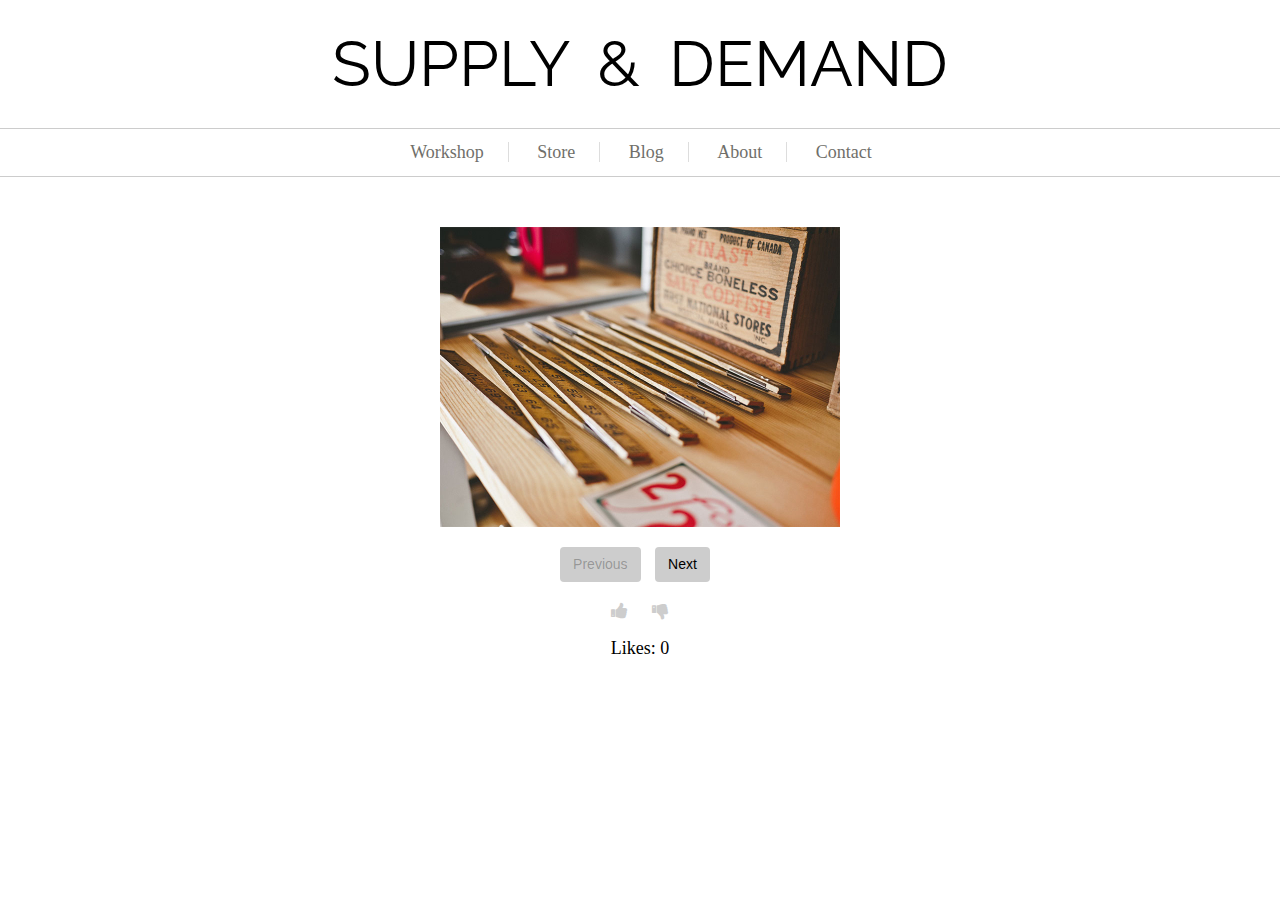
<file: carousel/index.html>
<!DOCTYPE html>
<html lang="en">
	<head>
    	<meta charset="utf-8">
    	<meta name="description" content="Your description goes here">
    	<meta name="keywords" content="one, two, three">
	
		<title>Supply &amp; Demand</title>
		
		<link href='http://fonts.googleapis.com/css?family=Raleway:400,500,700' rel='stylesheet' type='text/css'>
		<link rel="stylesheet" href="http://maxcdn.bootstrapcdn.com/font-awesome/4.3.0/css/font-awesome.min.css">

		<!-- external CSS link -->
		<link rel="stylesheet" href="css/reset.css">
		<link rel="stylesheet" href="css/style.css">
	</head>
	<body>
		
		<header>
			<h1><a href="index.html">Supply &amp; Demand</a></h1>
			<nav>
				<ul>
					<li>
						<a href="#"><span>Workshop</span></a>
					</li>
					<li>
						<a href="#"><span>Store</span></a>
					</li>
					<li>
						<a href="#"><span>Blog</span></a>
					</li>
					<li>
						<a href="#"><span>About</span></a>
					</li>
					<li>
						<a href="#"><span>Contact</span></a>
					</li>
				</ul>
			</nav>
		</header>	
			<div id="container">
				<img id="image-to-vote-on" src="images/image_1.jpg">
				<div id="score"></div>
				<div id="buttons-wrapper">
					<form>
						<button type="button" id="prev" class="btn" disabled="true">Previous</button>
						<button type="button" id="next" class="btn">Next</button>
						<br>
						<i id="upvote" class="fa fa-thumbs-up"></i>
						<i id="downvote" class="fa fa-thumbs-down"></i>
						<p id="votes">Likes: 0</p>
					</form>
				</div>
			</div>
			<footer>
				
			</footer>
		<!-- #container --> 
		<script src="js/jquery-1.11.2.min.js"></script>
		<script src="js/main.js"></script>
	</body>
</html>
</file>
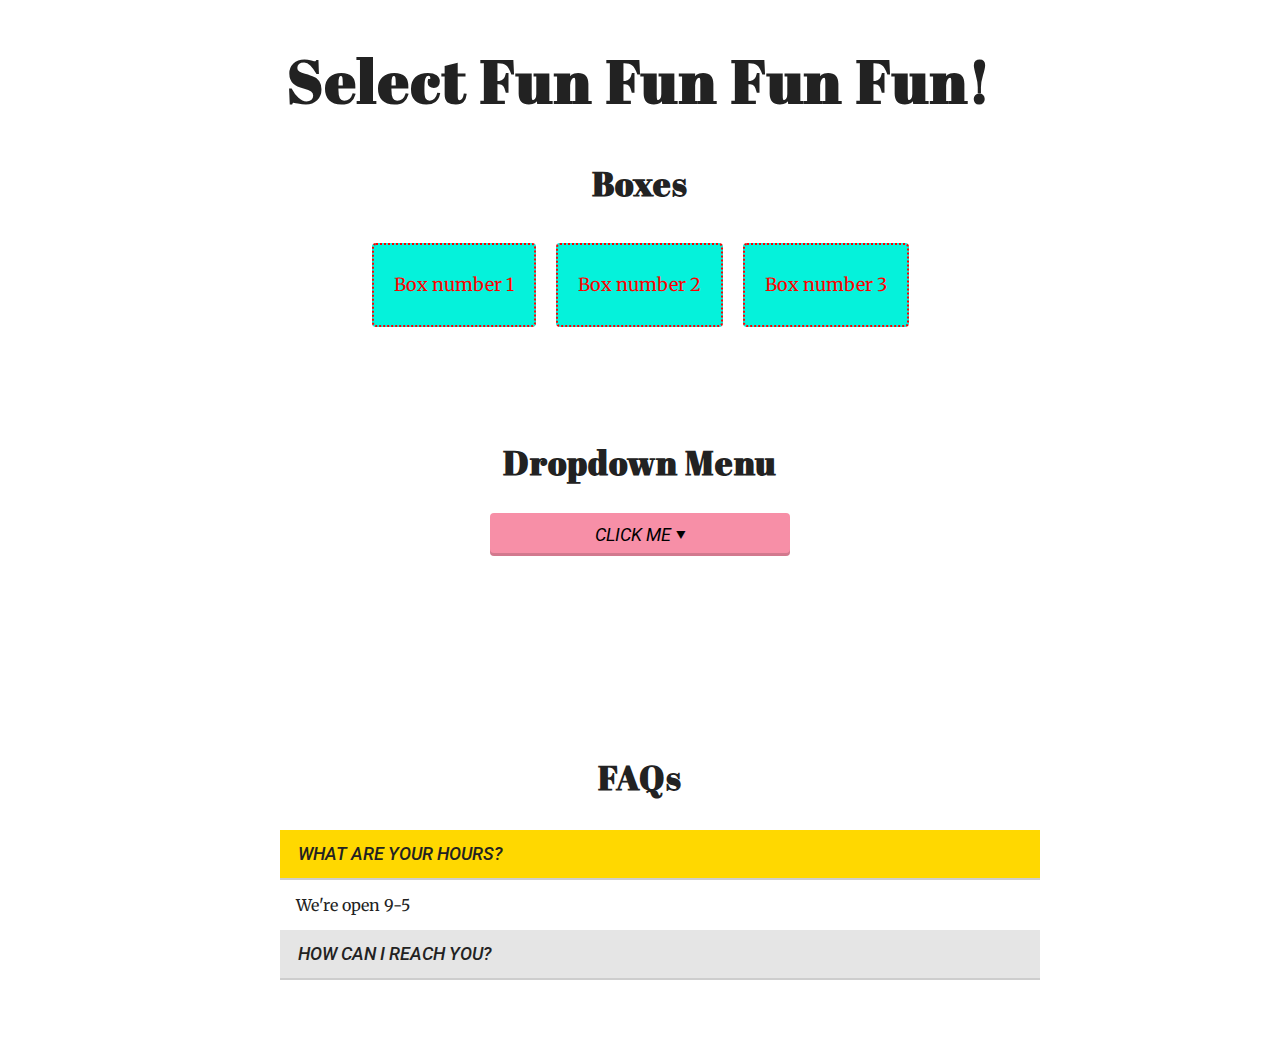
<file: select_fun/index.html>
<!doctype html>
<html>
<head>
	<meta charset=utf-8>
	<title>jQuery Events 201</title>
	<link href='http://fonts.googleapis.com/css?family=Abril+Fatface|Merriweather|Roboto:400,400italic,500,500italic' rel='stylesheet' type='text/css'>
	<link rel="stylesheet" href="css/style.css">
</head>
<body>

	<header>
		<h1>Select Fun <span>Fun Fun Fun</span>!</h1>
	</header>

	<!-- Part 1 - Can't get enough BOXES! -->
	<section class="boxes clearfix">
		<h2>Boxes</h2>
		<div id="box1" class="box crazy">
			<p>Box number 1</p>
		</div>
		<div id="box2" class="box crazy">
			<p>Box number 2</p>
		</div>
		<div id="box3" class="box crazy">
			<p>Box number 3</p>
		</div>

		<img class="moto">
	</section>

	<!-- Part 2 - Dropdowns -->
	<section class="dropdowns">
		<h2>Dropdown Menu</h2>

		<button id="dropdownButton" type="button">Click Me &blacktriangledown;</button>
		<ul id="dropdownMenu">
			<li>Home</li>
			<li>About</li>
			<li>Contact</li>
			<li>Blog</li>
		</ul>
	</section>

	<!-- Part 3 - FAQS -->
	<section class="faqs">
		<h2>FAQs</h2>

		<ul>
			<li id="question1" class="active">What are your hours?</li>
			<li id="answer1">We're open 9-5</li>
			<li id="question2">How can I reach you?</li>
			<li id="answer2">Our phone number is blah blah blah</li>
		</ul>

	</section>



	<!-- SCRIPTS -->
	<script src="js/jquery-1.7.1.js"></script> <!-- jQuery -->
	<script src="js/main.js"></script> <!-- main.js -->
	<!-- END SCRIPTS -->

</body>
</html>
</file>
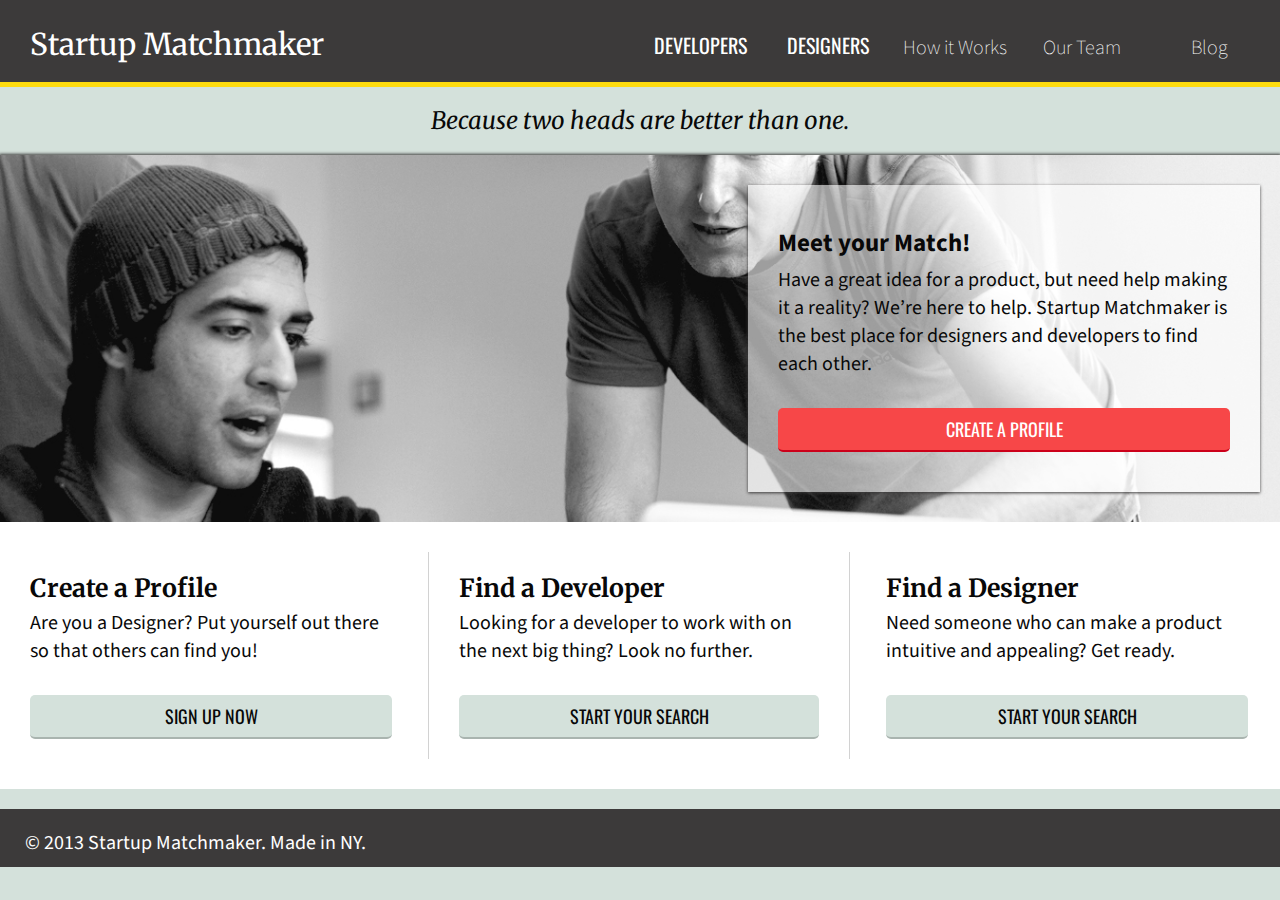
<file: startup_matchmaker/index.html>
<!DOCTYPE html>
<html lang="en">
<head>
  <meta charset="utf-8">
  <meta http-equiv="X-UA-Compatible" content="IE=edge">
  <title></title> 
  <meta name="description" content="">
  <meta name="viewport" content="width=device-width, initial-scale=1">
  <link rel="shortcut icon" type="image/ico" href="images/favicon.ico" />


  <link rel="stylesheet" href="css/normalize.css">
  <link rel="stylesheet" href="css/main.css">
  <link href='https://fonts.googleapis.com/css?family=Source+Sans+Pro:400,700|Merriweather:700,700italic|Oswald:700' rel='stylesheet' type='text/css'>
</head>
<body>
  <header class="clearfix">
    <h1><a href="#">Startup Matchmaker</a></h1>
    <nav>
      <ul>
        <li><strong><a href="developers.html">Developers</a></strong></li>
        <li><strong><a href="designers.html">Designers</a></strong></li>
        <li><a href="how.html">How it Works</a></li>
        <li><a href="team.html">Our Team</a></li>
        <li><a href="blog.html">Blog</a></li>
      </ul>
    </nav>
  </header>

  <p class="tagline">Because two heads are better than one.</p>
  <section class="banner clearfix">
    <div class="blurb">
      <h2>Meet your Match!</h2>
      <p>Have a great idea for a product, but need help making it a reality? We’re here to help. Startup Matchmaker is the best place for designers and developers to find each other.</p>
      <a class="button" href="#">Create a Profile</a>
    </div>
  </section>
  <div class="infoboxes">
    <section class="info">
      <h3>Create a Profile</h3>
      <p>Are you a Designer? Put yourself out there so that others can find you!</p>
      <a class="button" href="">Sign up Now</a>
    </section>
    <section class="info" id="bordered">
      <h3>Find a Developer</h3>
      <p>Looking for a developer to work with on the next big thing? Look no further.</p>
      <a class="button" href="developers.html">Start Your Search</a>
    </section>
    <section class="info">
      <h3>Find a Designer</h3>
      <p>Need someone who can make a product intuitive and appealing? Get ready.</p>
      <a class="button" href="designers.html">Start Your Search</a>
    </section>
  </div>
  <footer>
    <p>&copy; 2013 Startup Matchmaker. Made in NY.</p>
  </footer>



</body>
</html>
</file>
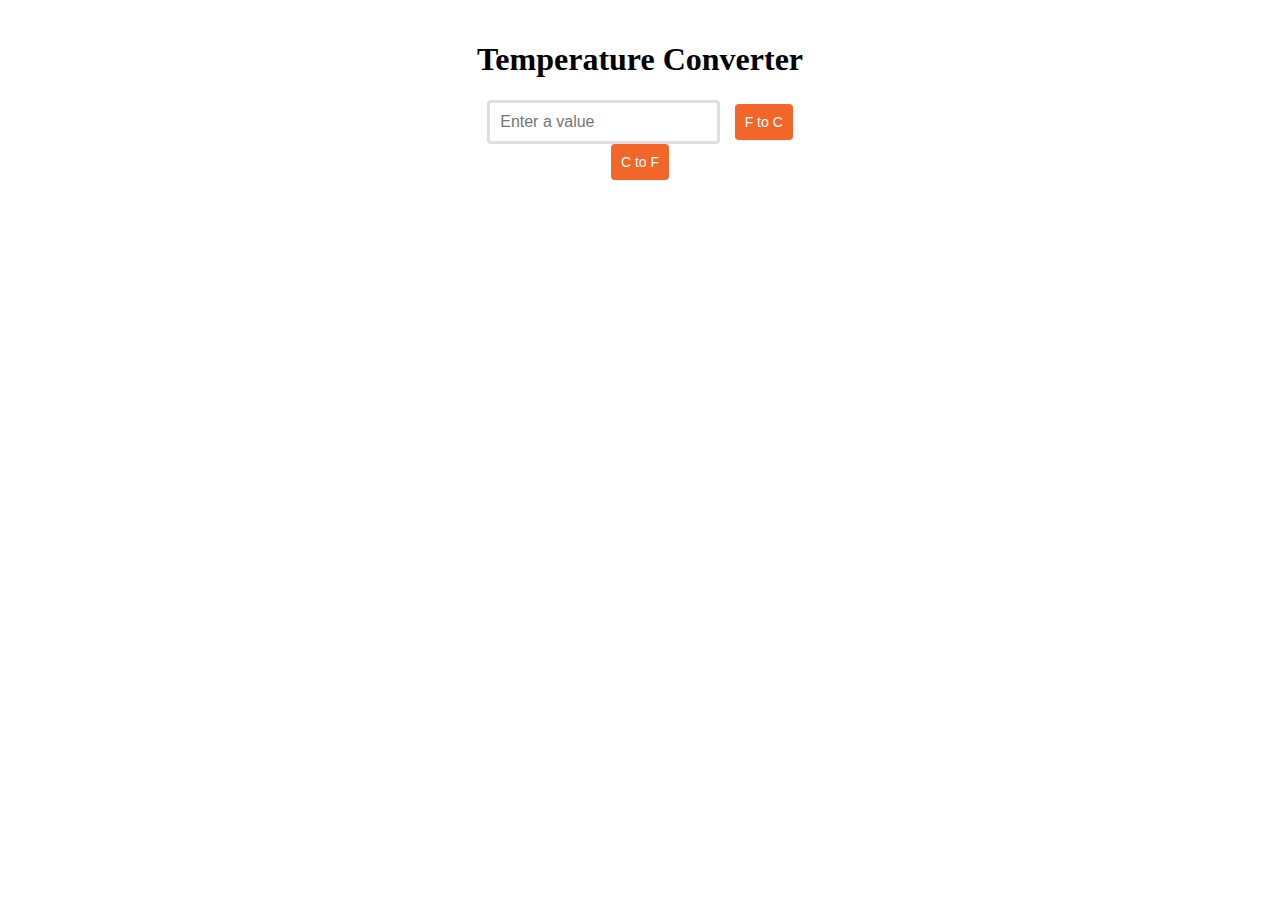
<file: temp_converter/index.html>
<!doctype html>
<html lang="en-us">
	<head>
		<meta charset="utf-8">
		<title>Temperature Converter</title>
		<link rel="stylesheet" href="css/normalize.css"
		>
		<link rel="stylesheet" href="css/main.css">
	</head>
	<body>

		<section class="converter-container">
		  <h1>Temperature Converter</h1>
		  
	    <input type="text" id="temperature" placeholder="Enter a value"/>
	    <button id="fahrenheit_to_celsius" type="button">F to C</button>
	    <button id="celsius_to_fahrenheit" type="button">C to F</button>
		  
		  <p id="result"></p>
		  <p class="error-message">Please enter a number.</p>
		</section>
		
		<script src="js/jquery-2.1.3.js"></script>
		<script src="js/main.js"></script>

	</body>
</html>
</file>
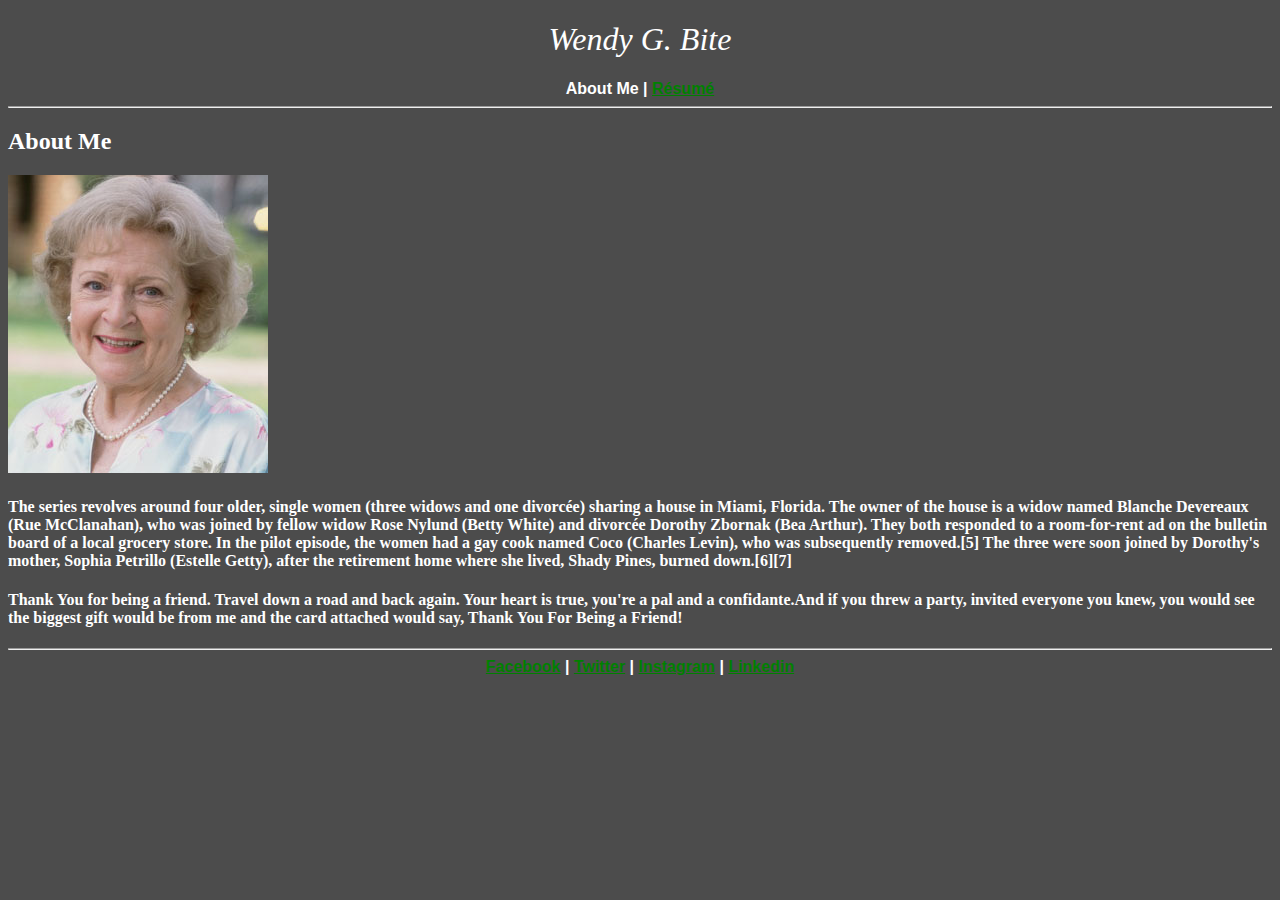
<file: wendy_bite/index.html>
<!DOCTYPE html>
<html lang="en">
<head>
	<meta charset="UTF-8">
	<title>Wendy G. Bite Resume</title>
	<link rel="stylesheet" href="css/style.css">
</head>
<body>

<!-- Page content goes here -->

	<h1>Wendy G. Bite</h1>

	<nav>About Me | <a href="resume.html">R&eacute;sum&eacute;</a></nav>

	<hr>

		<h2>About Me</h2>

		

		<img src = "Betty-White.jpg" alt="Betty White Photograph">

		<h4>The series revolves around four older, single women (three widows and one divorcée) sharing a house in Miami, Florida. The owner of the house is a widow named Blanche Devereaux (Rue McClanahan), who was joined by fellow widow Rose Nylund (Betty White) and divorc&eacute;e Dorothy Zbornak (Bea Arthur). They both responded to a room-for-rent ad on the bulletin board of a local grocery store. In the pilot episode, the women had a gay cook named Coco (Charles Levin), who was subsequently removed.[5] The three were soon joined by Dorothy's mother, Sophia Petrillo (Estelle Getty), after the retirement home where she lived, Shady Pines, burned down.[6][7]</h4>

		<h4>Thank You for being a friend. Travel down a road and back again. Your heart is true, you're a pal and a confidante.And if you threw a party, invited everyone you knew, you would see the biggest gift would be from me and the card attached would say, Thank You For Being a Friend!</h4>

		<hr>
		<nav>
			<a href="#">Facebook</a> 
			| 
			<a href="#">Twitter</a> 
			| 
			<a href="#">Instagram</a> 
			| 
			<a href="#">Linkedin</a></nav>
		</body>
		</html>
</file>
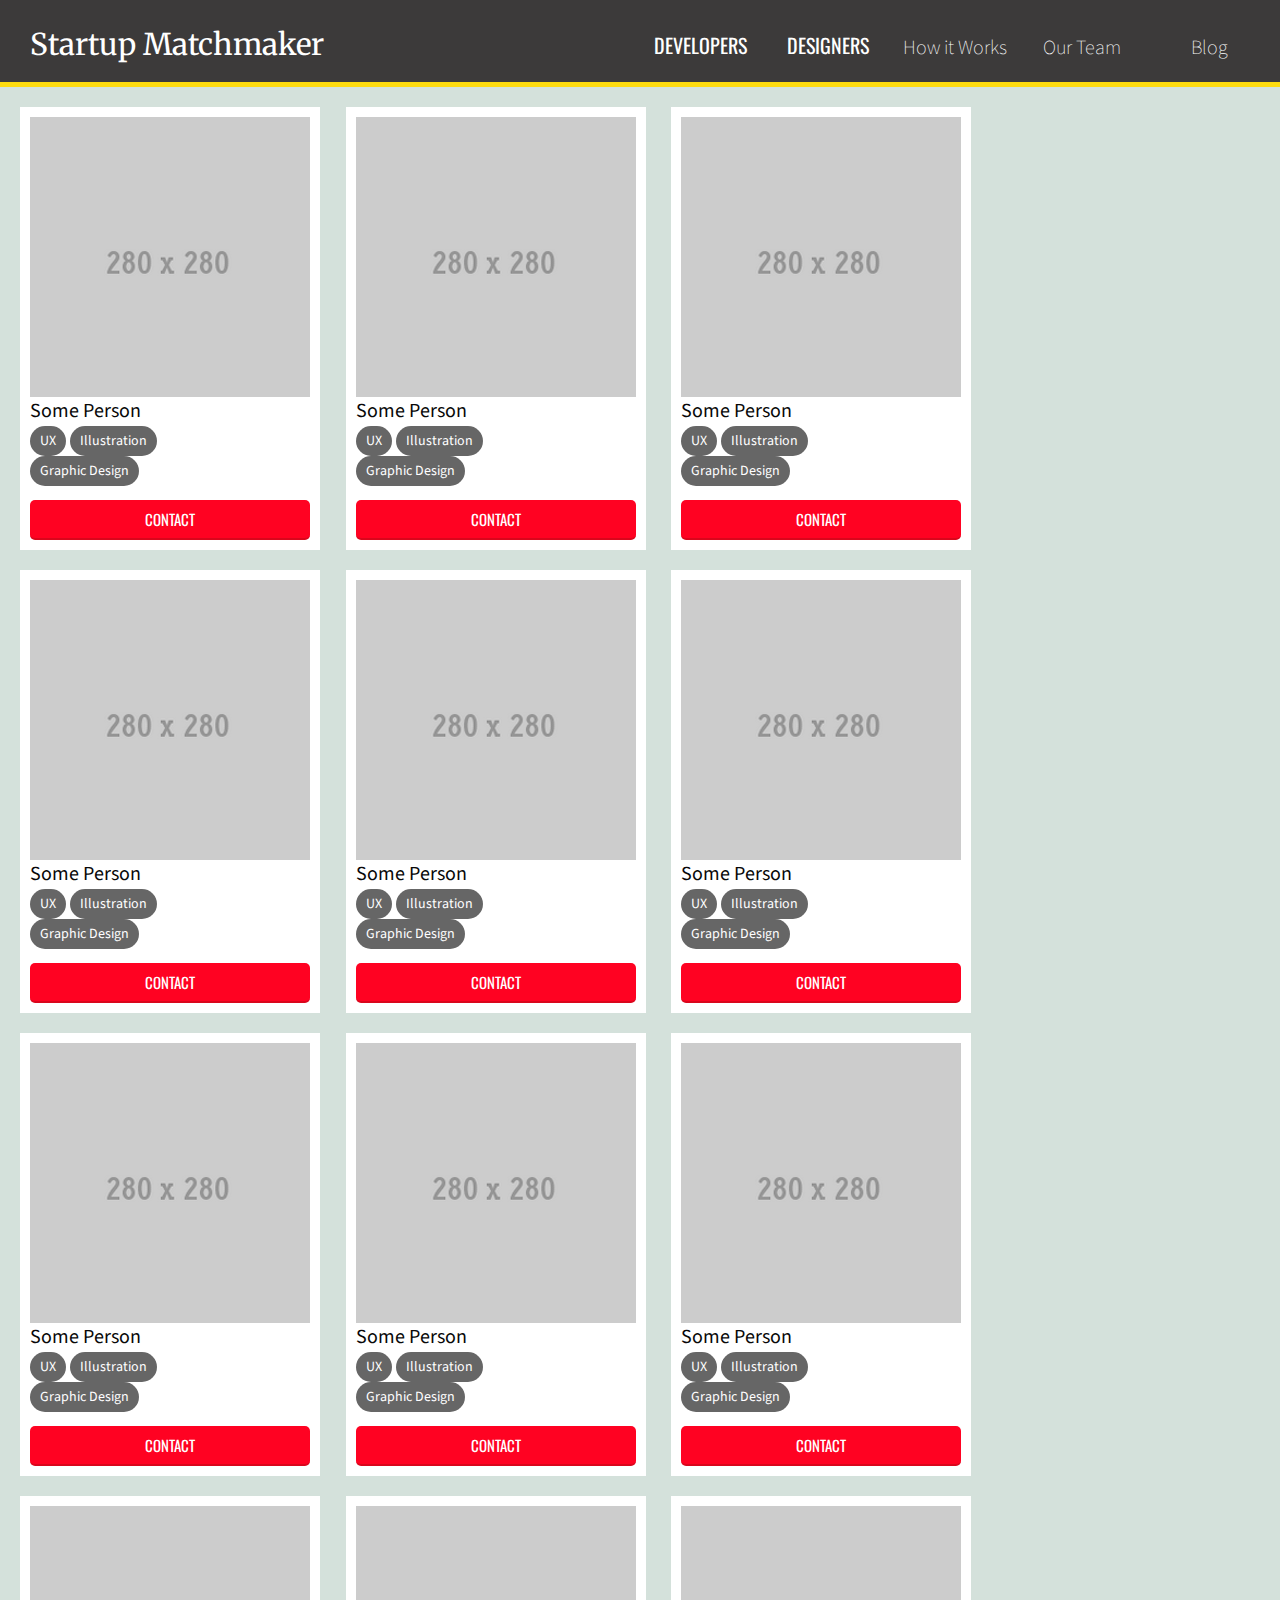
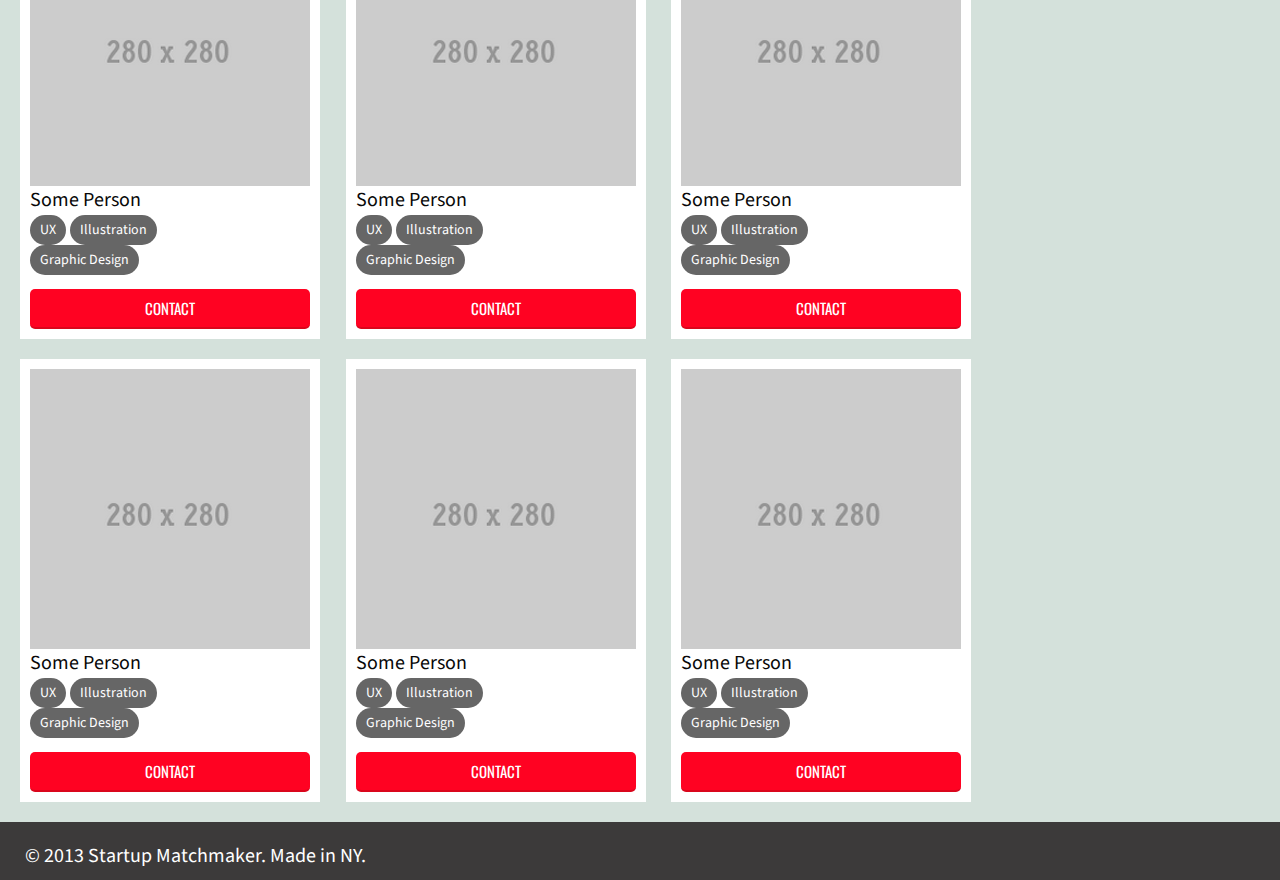
<file: startup_matchmaker/designers.html>
<!DOCTYPE html>
<html lang="en">
<head>
  <meta charset="utf-8">
  <meta http-equiv="X-UA-Compatible" content="IE=edge">
  <title></title> 
  <meta name="description" content="">
  <meta name="viewport" content="width=device-width, initial-scale=1">
  <link rel="shortcut icon" type="image/ico" href="images/favicon.ico" />


  <link rel="stylesheet" href="css/normalize.css">
  <link rel="stylesheet" href="css/main.css">
  <link href='https://fonts.googleapis.com/css?family=Source+Sans+Pro:400,700|Merriweather:700,700italic|Oswald:700' rel='stylesheet' type='text/css'>
</head>
<body>
  <header class="clearfix">
    <h1><a href="#">Startup Matchmaker</a></h1>
    <nav>
      <ul>
        <li><strong><a href="developers.html">Developers</a></strong></li>
        <li><strong><a href="designers.html">Designers</a></strong></li>
        <li><a href="how.html">How it Works</a></li>
        <li><a href="team.html">Our Team</a></li>
        <li><a href="blog.html">Blog</a></li>
      </ul>
    </nav>
  </header>
  <div class="devadsrow1">
    <section class="devad">
      <img src="images/photo.png" alt="photo">
      <p>Some Person</p>
      <p>
        <a href="X" class="tag">UX</a>
        <a href="X" class="tag">Illustration</a>
      </p>
      <p>
        <a href="X" class="tag last">Graphic Design</a>
      </p>


      <a class="contact" href="">Contact</a>
    </section>
    <section class="devad">
      <img src="images/photo.png" alt="photo">
      <p>Some Person</p>
      <p>
        <a href="X" class="tag">UX</a>
        <a href="X" class="tag">Illustration</a>
      </p>
      <p>
        <a href="X" class="tag last">Graphic Design</a>
      </p>


      <a class="contact" href="">Contact</a>
    </section>  <section class="devad">
    <img src="images/photo.png" alt="photo">
    <p>Some Person</p>
    <p>
      <a href="X" class="tag">UX</a>
      <a href="X" class="tag">Illustration</a>
    </p>
    <p>
      <a href="X" class="tag last">Graphic Design</a>
    </p>


    <a class="contact" href="">Contact</a>
  </section>  <section class="devad">
  <img src="images/photo.png" alt="photo">
  <p>Some Person</p>
  <p>
    <a href="X" class="tag">UX</a>
    <a href="X" class="tag">Illustration</a>
  </p>
  <p>
    <a href="X" class="tag last">Graphic Design</a>
  </p>


  <a class="contact" href="">Contact</a>
</section>  <section class="devad">
<img src="images/photo.png" alt="photo">
<p>Some Person</p>
<p>
  <a href="X" class="tag">UX</a>
  <a href="X" class="tag">Illustration</a>
</p>
<p>
  <a href="X" class="tag last">Graphic Design</a>
</p>


<a class="contact" href="">Contact</a>
</section>  <section class="devad">
<img src="images/photo.png" alt="photo">
<p>Some Person</p>
<p>
  <a href="X" class="tag">UX</a>
  <a href="X" class="tag">Illustration</a>
</p>
<p>
  <a href="X" class="tag last">Graphic Design</a>
</p>


<a class="contact" href="">Contact</a>
</section>  <section class="devad">
<img src="images/photo.png" alt="photo">
<p>Some Person</p>
<p>
  <a href="X" class="tag">UX</a>
  <a href="X" class="tag">Illustration</a>
</p>
<p>
  <a href="X" class="tag last">Graphic Design</a>
</p>


<a class="contact" href="">Contact</a>
</section>  <section class="devad">
<img src="images/photo.png" alt="photo">
<p>Some Person</p>
<p>
  <a href="X" class="tag">UX</a>
  <a href="X" class="tag">Illustration</a>
</p>
<p>
  <a href="X" class="tag last">Graphic Design</a>
</p>


<a class="contact" href="">Contact</a>
</section>  <section class="devad">
<img src="images/photo.png" alt="photo">
<p>Some Person</p>
<p>
  <a href="X" class="tag">UX</a>
  <a href="X" class="tag">Illustration</a>
</p>
<p>
  <a href="X" class="tag last">Graphic Design</a>
</p>


<a class="contact" href="">Contact</a>
</section>  <section class="devad">
<img src="images/photo.png" alt="photo">
<p>Some Person</p>
<p>
  <a href="X" class="tag">UX</a>
  <a href="X" class="tag">Illustration</a>
</p>
<p>
  <a href="X" class="tag last">Graphic Design</a>
</p>


<a class="contact" href="">Contact</a>
</section>  <section class="devad">
<img src="images/photo.png" alt="photo">
<p>Some Person</p>
<p>
  <a href="X" class="tag">UX</a>
  <a href="X" class="tag">Illustration</a>
</p>
<p>
  <a href="X" class="tag last">Graphic Design</a>
</p>


<a class="contact" href="">Contact</a>
</section>  <section class="devad">
<img src="images/photo.png" alt="photo">
<p>Some Person</p>
<p>
  <a href="X" class="tag">UX</a>
  <a href="X" class="tag">Illustration</a>
</p>
<p>
  <a href="X" class="tag last">Graphic Design</a>
</p>


<a class="contact" href="">Contact</a>
</section>  <section class="devad">
<img src="images/photo.png" alt="photo">
<p>Some Person</p>
<p>
  <a href="X" class="tag">UX</a>
  <a href="X" class="tag">Illustration</a>
</p>
<p>
  <a href="X" class="tag last">Graphic Design</a>
</p>


<a class="contact" href="">Contact</a>
</section>  <section class="devad">
<img src="images/photo.png" alt="photo">
<p>Some Person</p>
<p>
  <a href="X" class="tag">UX</a>
  <a href="X" class="tag">Illustration</a>
</p>
<p>
  <a href="X" class="tag last">Graphic Design</a>
</p>


<a class="contact" href="">Contact</a>
</section>  <section class="devad">
<img src="images/photo.png" alt="photo">
<p>Some Person</p>
<p>
  <a href="X" class="tag">UX</a>
  <a href="X" class="tag">Illustration</a>
</p>
<p>
  <a href="X" class="tag last">Graphic Design</a>
</p>


<a class="contact" href="">Contact</a>
</section>
</div>
<footer>
  <p>&copy; 2013 Startup Matchmaker. Made in NY.</p>
</footer>



</body>
</html>
</file>
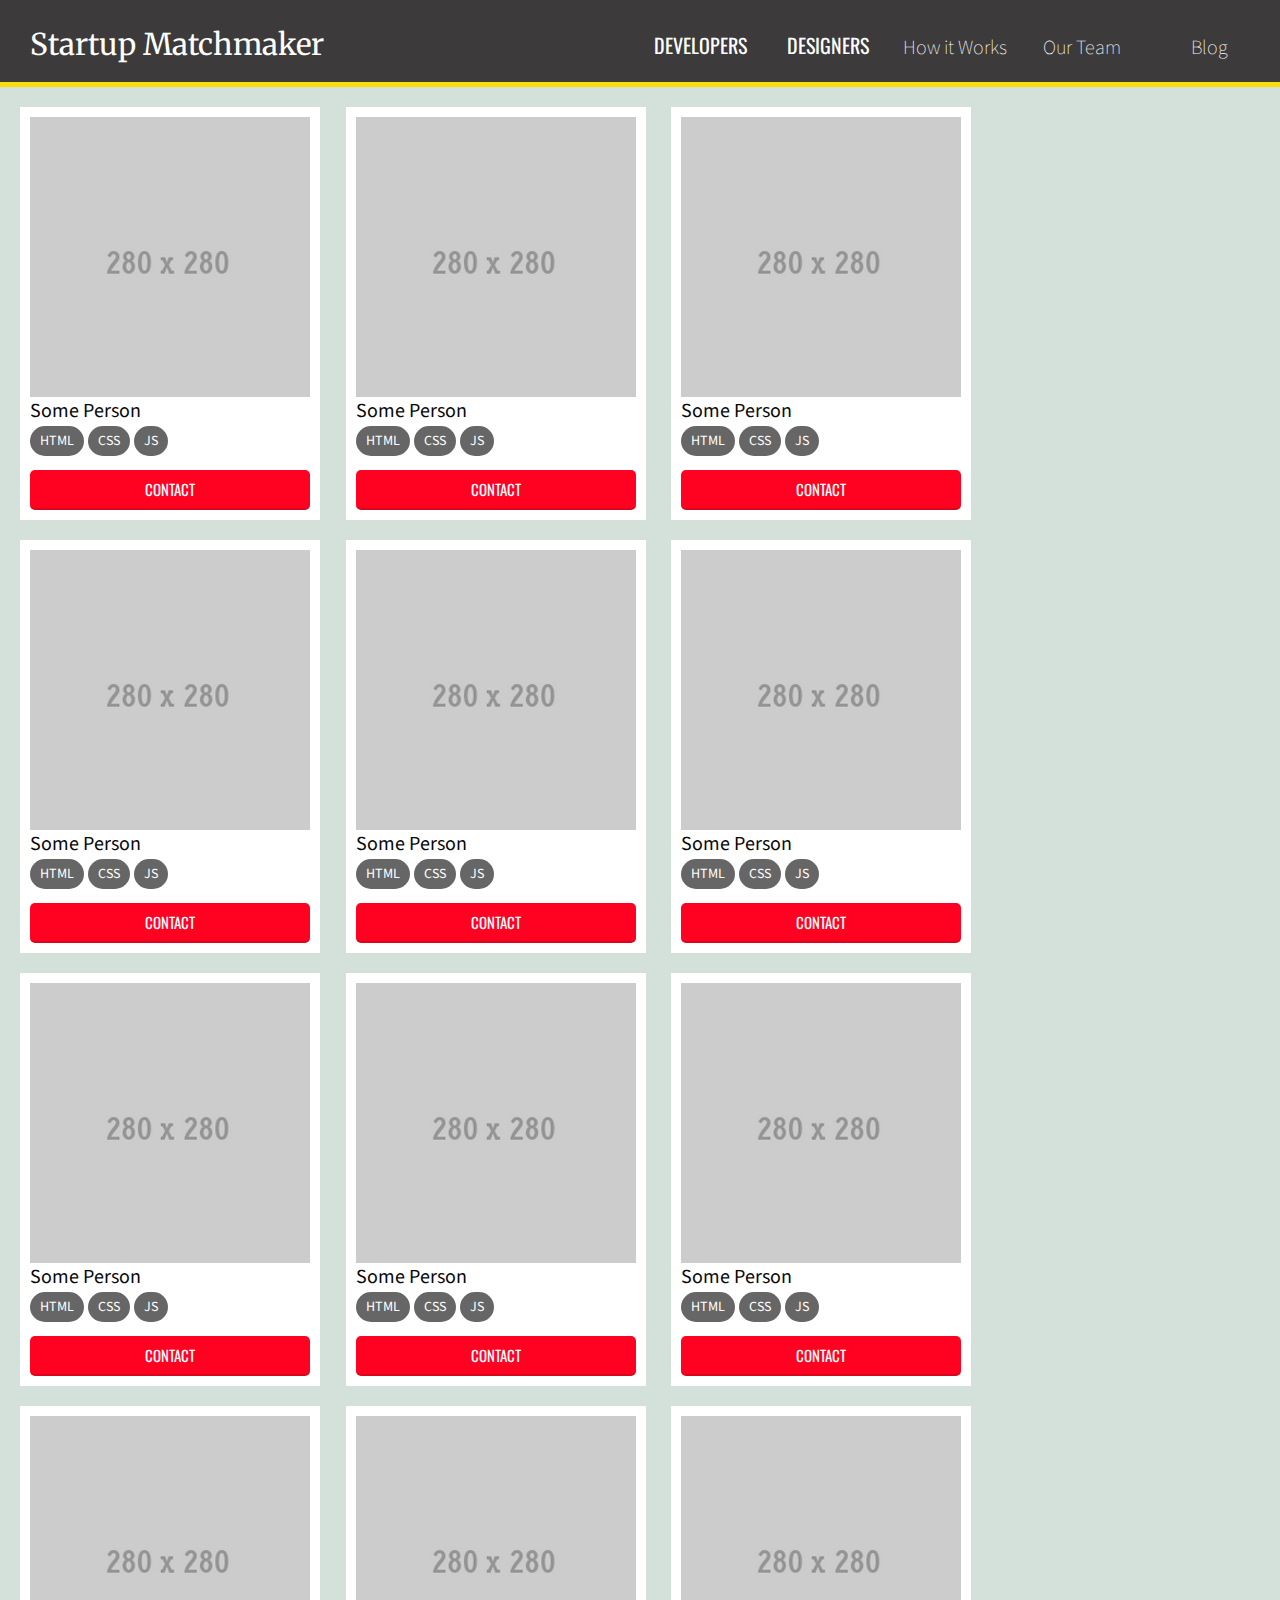
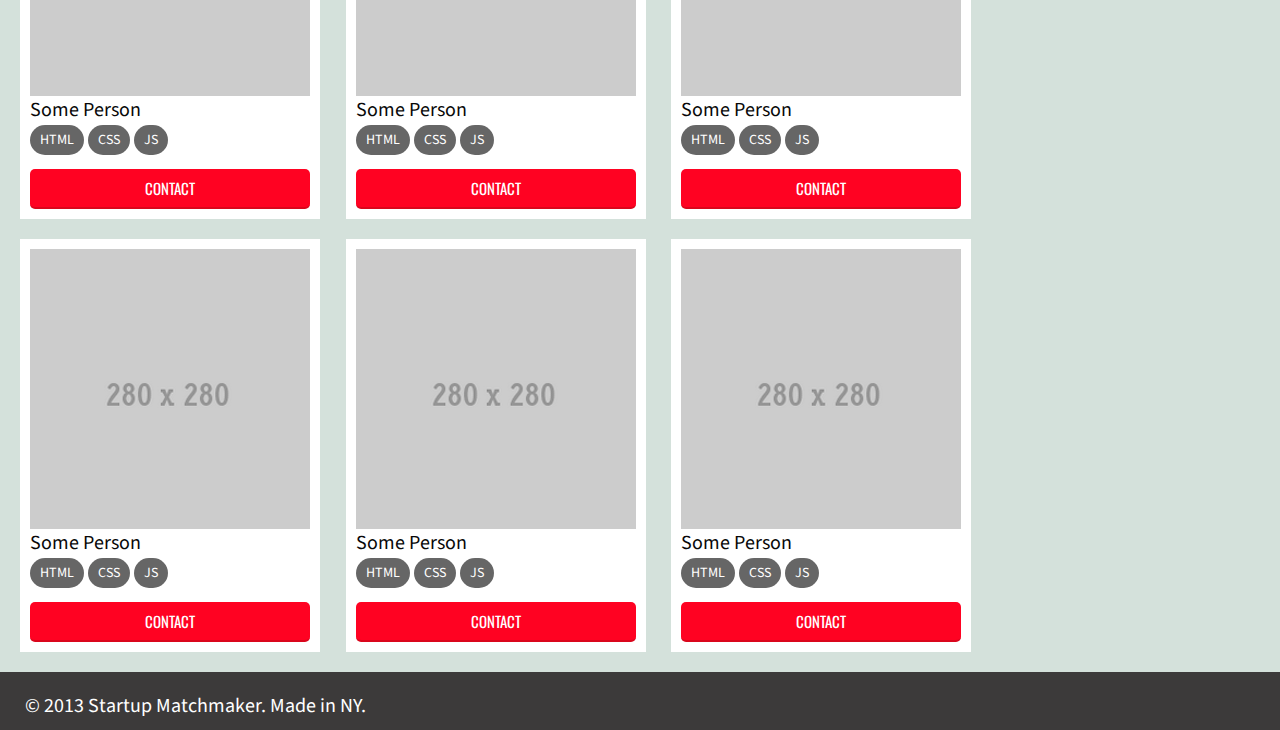
<file: startup_matchmaker/developers.html>
<!DOCTYPE html>
<html lang="en">
<head>
  <meta charset="utf-8">
  <meta http-equiv="X-UA-Compatible" content="IE=edge">
  <title></title> 
  <meta name="description" content="">
  <meta name="viewport" content="width=device-width, initial-scale=1">
  <link rel="shortcut icon" type="image/ico" href="images/favicon.ico" />


  <link rel="stylesheet" href="css/normalize.css">
  <link rel="stylesheet" href="css/main.css">
  <link href='https://fonts.googleapis.com/css?family=Source+Sans+Pro:400,700|Merriweather:700,700italic|Oswald:700' rel='stylesheet' type='text/css'>
</head>
<body>
  <header class="clearfix">
    <h1><a href="#">Startup Matchmaker</a></h1>
    <nav>
      <ul>
        <li><strong><a href="developers.html">Developers</a></strong></li>
        <li><strong><a href="designers.html">Designers</a></strong></li>
        <li><a href="how.html">How it Works</a></li>
        <li><a href="team.html">Our Team</a></li>
        <li><a href="blog.html">Blog</a></li>
      </ul>
    </nav>
  </header>
  <div class="devadsrow1">
    <section class="devad">
     <img src="images/photo.png" alt="photo">
     <p>Some Person</p>
     <p>
      <a href="X" class="tag">HTML</a>
      <a href="X" class="tag">CSS</a>
      <a href="X" class="tag last">JS</a>
    </p>


    <a class="contact" href="">Contact</a>
  </section>
  <section class="devad">
   <img src="images/photo.png" alt="photo">
   <p>Some Person</p>
   <p>
    <a href="X" class="tag">HTML</a>
    <a href="X" class="tag">CSS</a>
    <a href="X" class="tag last">JS</a>
  </p>


  <a class="contact" href="">Contact</a>
</section>  <section class="devad">
<img src="images/photo.png" alt="photo">
<p>Some Person</p>
<p>
  <a href="X" class="tag">HTML</a>
  <a href="X" class="tag">CSS</a>
  <a href="X" class="tag last">JS</a>
</p>


<a class="contact" href="">Contact</a>
</section>  <section class="devad">
<img src="images/photo.png" alt="photo">
<p>Some Person</p>
<p>
  <a href="X" class="tag">HTML</a>
  <a href="X" class="tag">CSS</a>
  <a href="X" class="tag last">JS</a>
</p>


<a class="contact" href="">Contact</a>
</section>  <section class="devad">
<img src="images/photo.png" alt="photo">
<p>Some Person</p>
<p>
  <a href="X" class="tag">HTML</a>
  <a href="X" class="tag">CSS</a>
  <a href="X" class="tag last">JS</a>
</p>


<a class="contact" href="">Contact</a>
</section>  <section class="devad">
<img src="images/photo.png" alt="photo">
<p>Some Person</p>
<p>
  <a href="X" class="tag">HTML</a>
  <a href="X" class="tag">CSS</a>
  <a href="X" class="tag last">JS</a>
</p>


<a class="contact" href="">Contact</a>
</section>  <section class="devad">
<img src="images/photo.png" alt="photo">
<p>Some Person</p>
<p>
  <a href="X" class="tag">HTML</a>
  <a href="X" class="tag">CSS</a>
  <a href="X" class="tag last">JS</a>
</p>


<a class="contact" href="">Contact</a>
</section>  <section class="devad">
<img src="images/photo.png" alt="photo">
<p>Some Person</p>
<p>
  <a href="X" class="tag">HTML</a>
  <a href="X" class="tag">CSS</a>
  <a href="X" class="tag last">JS</a>
</p>


<a class="contact" href="">Contact</a>
</section>  <section class="devad">
<img src="images/photo.png" alt="photo">
<p>Some Person</p>
<p>
  <a href="X" class="tag">HTML</a>
  <a href="X" class="tag">CSS</a>
  <a href="X" class="tag last">JS</a>
</p>


<a class="contact" href="">Contact</a>
</section>  <section class="devad">
<img src="images/photo.png" alt="photo">
<p>Some Person</p>
<p>
  <a href="X" class="tag">HTML</a>
  <a href="X" class="tag">CSS</a>
  <a href="X" class="tag last">JS</a>
</p>


<a class="contact" href="">Contact</a>
</section>  <section class="devad">
<img src="images/photo.png" alt="photo">
<p>Some Person</p>
<p>
  <a href="X" class="tag">HTML</a>
  <a href="X" class="tag">CSS</a>
  <a href="X" class="tag last">JS</a>
</p>


<a class="contact" href="">Contact</a>
</section>  <section class="devad">
<img src="images/photo.png" alt="photo">
<p>Some Person</p>
<p>
  <a href="X" class="tag">HTML</a>
  <a href="X" class="tag">CSS</a>
  <a href="X" class="tag last">JS</a>
</p>


<a class="contact" href="">Contact</a>
</section>  <section class="devad">
<img src="images/photo.png" alt="photo">
<p>Some Person</p>
<p>
  <a href="X" class="tag">HTML</a>
  <a href="X" class="tag">CSS</a>
  <a href="X" class="tag last">JS</a>
</p>

<a class="contact" href="">Contact</a>
</section>  <section class="devad">
<img src="images/photo.png" alt="photo">
<p>Some Person</p>
<p>
  <a href="X" class="tag">HTML</a>
  <a href="X" class="tag">CSS</a>
  <a href="X" class="tag last">JS</a>
</p>

<a class="contact" href="">Contact</a>
</section>  <section class="devad">
<img src="images/photo.png" alt="photo">
<p>Some Person</p>
<p>
  <a href="X" class="tag">HTML</a>
  <a href="X" class="tag">CSS</a>
  <a href="X" class="tag last">JS</a>
</p>


<a class="contact" href="">Contact</a>
</section>
</div>
<footer>
  <p>&copy; 2013 Startup Matchmaker. Made in NY.</p>
</footer>



</body>
</html>
</file>
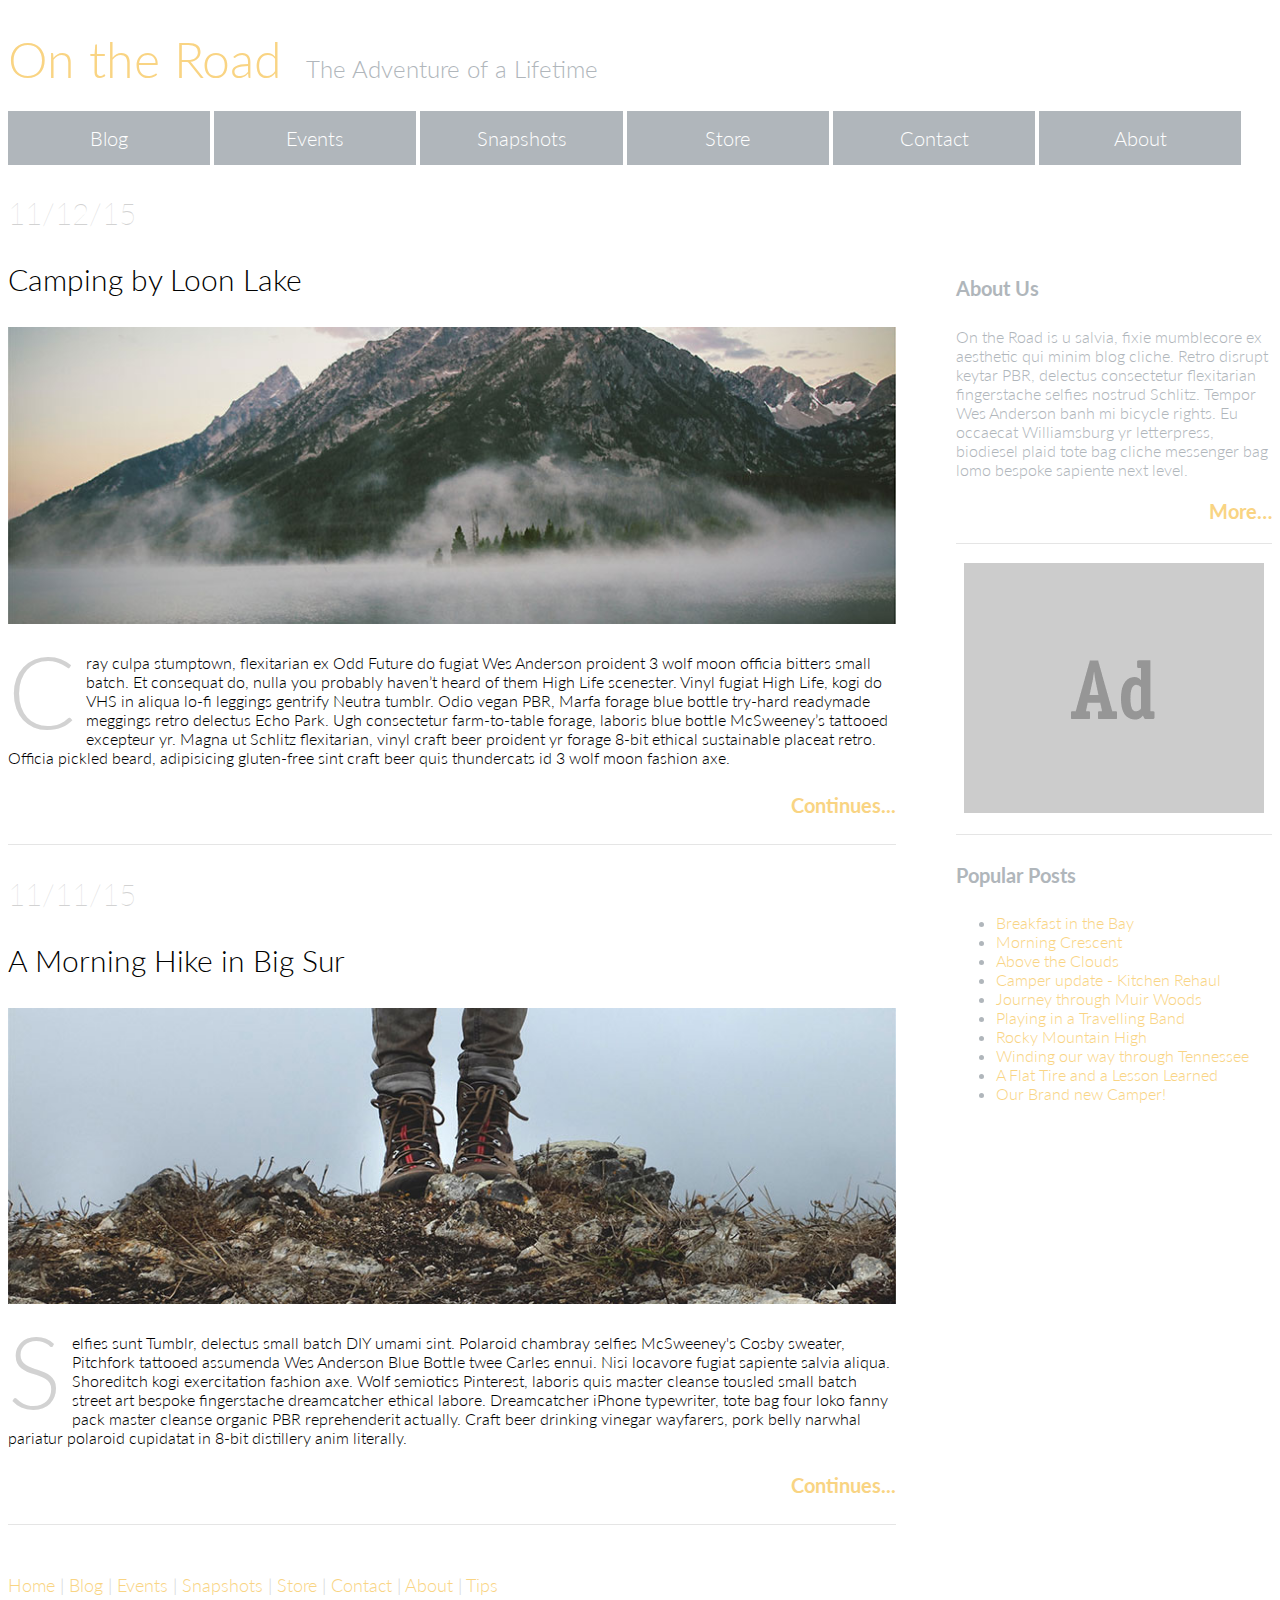
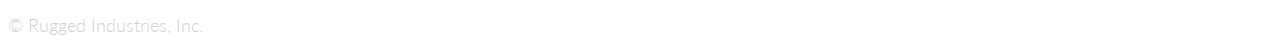
<file: travel_blog_part1/travelbloghomework.html>
<!doctype html>
<html lang="en-us">
<head>
	<meta charset="utf-8">
	<title>On the Road</title>
	<link rel="stylesheet" type="text/css" href="css/style.css">
	<link href='https://fonts.googleapis.com/css?family=Lato:300,700' rel='stylesheet' type='text/css'>
</head>
<body>
	<header>
		<h1><a href="index.html">On the Road</a></h1>
		<h2>The Adventure of a Lifetime</h2>
		<nav>
			<a href="#">Blog</a>
			<a href="#">Events</a>
			<a href="#">Snapshots</a>
			<a href="#">Store</a>
			<a href="#">Contact</a>
			<a href="#">About</a>
		</nav>
	</header>
	<section>
		<article>
			<h3>11/12/15</h3>
			<h2><a href="#">Camping by Loon Lake</a></h2>
			<img src="images/travel_photo.jpeg" alt="travel photo 1">
			<p>Cray culpa stumptown, flexitarian ex Odd Future do fugiat Wes Anderson proident 3 wolf moon officia bitters small batch. Et consequat do, nulla you probably haven’t heard of them High Life scenester. Vinyl fugiat High Life, kogi do VHS in aliqua lo-fi leggings gentrify Neutra tumblr. Odio vegan PBR, Marfa forage blue bottle try-hard readymade meggings retro delectus Echo Park. Ugh consectetur farm-to-table forage, laboris blue bottle McSweeney’s tattooed excepteur yr. Magna ut Schlitz flexitarian, vinyl craft beer proident yr forage 8-bit ethical sustainable placeat retro. Officia pickled beard, adipisicing gluten-free sint craft beer quis thundercats id 3 wolf moon fashion axe.</p>
			<h4 class="more"><a href="#">Continues...</a></h4>
		</article>
		<hr class="style-six">	
		<article>
			<h3>11/11/15</h3>
			<h2><a href="#">A Morning Hike in Big Sur</a></h2>
			<img src="images/travel_photo2.jpeg" alt="travel photo 2">
			<p>Selfies sunt Tumblr, delectus small batch DIY umami sint. Polaroid chambray selfies McSweeney's Cosby sweater, Pitchfork tattooed assumenda Wes Anderson Blue Bottle twee Carles ennui. Nisi locavore fugiat sapiente salvia aliqua. Shoreditch kogi exercitation fashion axe. Wolf semiotics Pinterest, laboris quis master cleanse tousled small batch street art bespoke fingerstache dreamcatcher ethical labore. Dreamcatcher iPhone typewriter, tote bag four loko fanny pack master cleanse organic PBR reprehenderit actually. Craft beer drinking vinegar wayfarers, pork belly narwhal pariatur polaroid cupidatat in 8-bit distillery anim literally.</p>
			<h4 class="more"><a href="#">Continues...</a></h4>	
		</article>
		<hr class="style-six">	
	</section>

	<aside>
		<div class="module">
			<h4>About Us</h4>
			<p>On the Road is u salvia, fixie mumblecore ex aesthetic qui minim blog cliche. Retro disrupt keytar PBR, delectus consectetur flexitarian fingerstache selfies nostrud Schlitz. Tempor Wes Anderson banh mi bicycle rights. Eu occaecat Williamsburg yr letterpress, biodiesel plaid tote bag cliche messenger bag lomo bespoke sapiente next level.</p>
			<p class="more"><a href="#">More&hellip;</a></p>
			<hr class="style-six">	
		</div>
		<div class="module-ad">
			<img id="ad" src="images/ad.gif" alt="ad stuff">	
		</div>
<hr class="style-six">	

		<div class="module">
			<h4>Popular Posts</h4>
			<ul>
				<li><a href="#">Breakfast in the Bay</a></li>
				<li><a href="#">Morning Crescent</a></li>
				<li><a href="#">Above the Clouds</a></li>
				<li><a href="#">Camper update - Kitchen Rehaul</a></li>
				<li><a href="#">Journey through Muir Woods</a></li>
				<li><a href="#">Playing in a Travelling Band</a></li>
				<li><a href="#">Rocky Mountain High</a></li>
				<li><a href="#">Winding our way through Tennessee</a></li>
				<li><a href="#">A Flat Tire and a Lesson Learned</a></li>
				<li><a href="#">Our Brand new Camper!</a></li>
			</ul>
		</div>
	</aside>
	<footer>
		<a href="#">Home</a>
		|
		<a href="#">Blog</a>
		|
		<a href="#">Events</a>
		|
		<a href="#">Snapshots</a>
		|
		<a href="#">Store</a>
		|
		<a href="#">Contact</a>
		|
		<a href="#">About</a>
		|
		<a href="#">Tips</a>

		<p>&copy; Rugged Industries, Inc.</p>
	</footer>
</body>
</html>
</file>
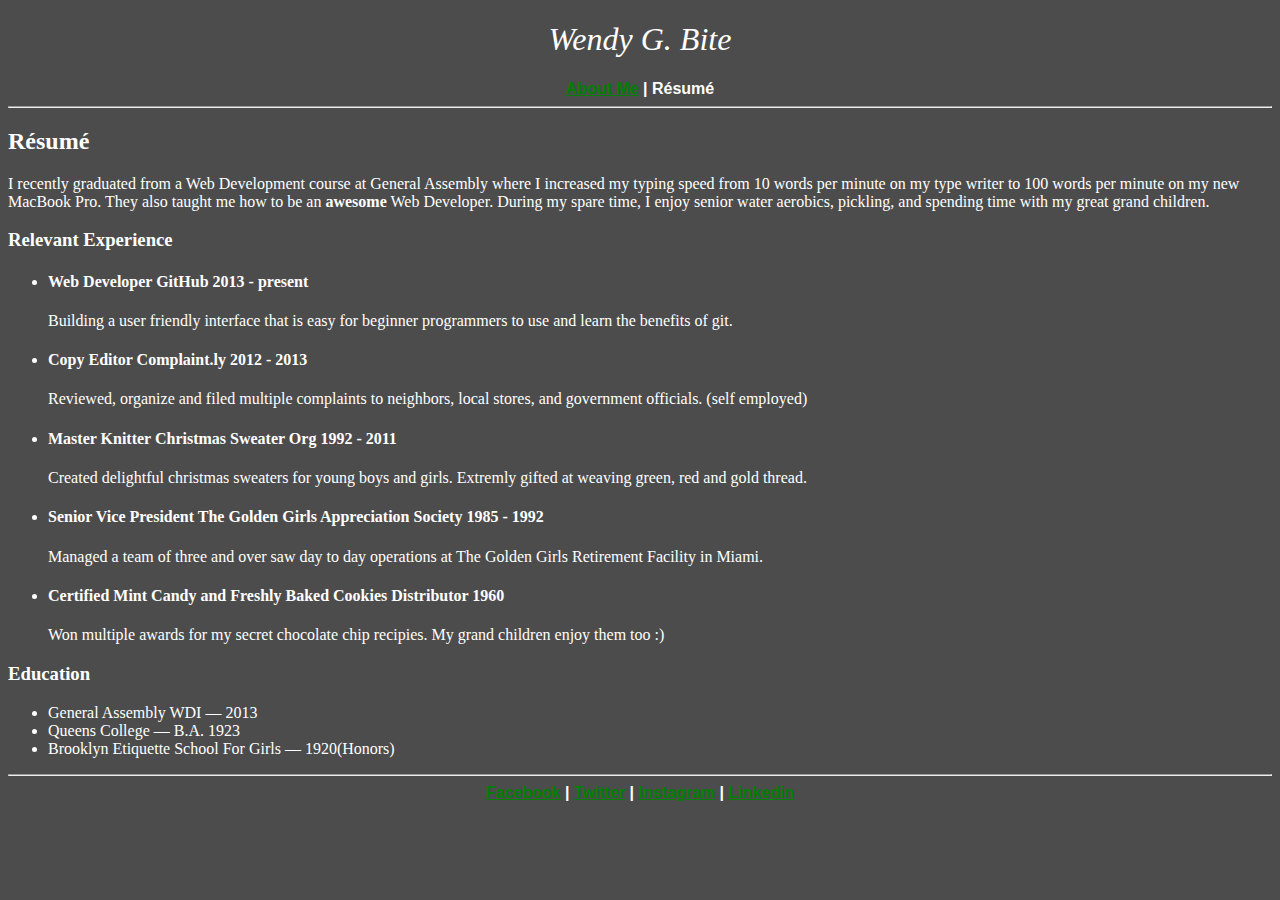
<file: wendy_bite/resume.html>
<!DOCTYPE html>
<html lang="en">
<head>
	<meta charset="UTF-8">
	<title>Wendy G. Bite Resume</title>
	<link rel="stylesheet" href="css/style.css">
</head>
<body>

<!-- Page content goes here -->

	<h1>Wendy G. Bite</h1>

	<nav><a href="index.html">About Me</a> | R&eacute;sum&eacute;</nav>

<hr>
		<h2>R&eacute;sum&eacute;</h2>

		<p>I recently graduated from a Web Development course at General Assembly where I increased my typing speed from 10 words per minute on my type writer to 100 words per minute on my new MacBook Pro. They also taught me how to be an <strong>awesome</strong> Web Developer. During my spare time, I enjoy senior water aerobics, pickling, and spending time with my great grand children.</p>

		<h3>Relevant Experience</h3>

		<ul>
			<li>
				<h4>Web Developer GitHub 2013 - present</h4>
				<p>Building a user friendly interface that is easy for beginner programmers to use and learn the benefits of git.</p>
			</li>
			<li>
				<h4>Copy Editor Complaint.ly 2012 - 2013</h4>
				<p>Reviewed, organize and filed multiple complaints to neighbors, local stores, and government officials. (self employed)</p>
			</li>
			<li>
				<h4>Master Knitter Christmas Sweater Org 1992 - 2011</h4>
				<p>Created delightful christmas sweaters for young boys and girls. Extremly gifted at weaving green, red and gold thread.</p>
			</li>
			<li>
				<h4>Senior Vice President The Golden Girls Appreciation Society 1985 - 1992</h4>
				<p>Managed a team of three and over saw day to day operations at The Golden Girls Retirement Facility in Miami.</p>
			</li>
			<li>			
				<h4>Certified Mint Candy and Freshly Baked Cookies Distributor 1960</h4>
				<p>Won multiple awards for my secret chocolate chip recipies. My grand children enjoy them too :)</p>
			</li>
		</ul>

		<h3>Education</h3>
		<ul>	
			<li>General Assembly WDI &#8212; 2013</li>
			<li>Queens College &#8212; B.A. 1923</li>
			<li>Brooklyn Etiquette School For Girls &#8212; 1920(Honors)</li>
		</ul>
		<hr>
		<nav>
			<a href="#">Facebook</a> 
			| 
			<a href="#">Twitter</a> 
			| 
			<a href="#">Instagram</a> 
			| 
			<a href="#">Linkedin</a></nav>
		</body>
		</html>
</file>
<file: carousel/css/style.css>
/* 
Project Name: Blank Template
Client: Your Client
Author: Your Name
Developer @GA in NYC
*/


/******************************************
/* SETUP                   
/*******************************************/



/* Clear fix hack */
.clearfix:after {
  content: ".";
  display: block;
  clear: both;
  visibility: hidden;
  line-height: 0;
  height: 0;
}

.clear {
  clear: both;
}

.alignright {
  float: right; 
  padding: 0 0 10px 10px; /* note the padding around a right floated image */
}

.alignleft {
  float: left; 
  padding: 0 10px 10px 0; /* note the padding around a left floated image */
}

/******************************************
/* BASE STYLES                   
/*******************************************/

body {
  color: #000;
  font-family: 'PT Serif', serif;
  font-size: 18px;
  line-height: 1.5;
}


/******************************************
/* LAYOUT                   
/*******************************************/

/* Center the container */
#container {
  width: 960px;
  margin: auto;
}

footer {

}

/******************************************
/* ADDITIONAL STYLES                   
/*******************************************/

.btn {
  background-color: #cdcdcd;
  padding: 6px 12px;
  margin: 0 10px 0 0;
  font-size: 14px;
  font-weight: normal;
  line-height: 1.5;
  text-align: center;
  white-space: nowrap;
  vertical-align: middle;
  cursor: pointer;
  border: 1px solid transparent;
  border-radius: 4px;
  outline: none;
  transition: all 200ms ease-in-out;
}

#image-to-vote-on,
#buttons-wrapper {
  margin: 0 auto;
  width: 400px;
  text-align: center;
  display: block;
}

#image-to-vote-on {
  margin-top: 50px;
}

#buttons-wrapper {
  margin-top:20px;
}

#image-to-vote-on + div {
  text-align: center;
  font-size: 24px;
  margin-top: 12px;

}

i {
  cursor: pointer;
  color: #cdcdcd;
  margin-top: 20px;
  transition: all 250ms ease-in-out;
}

i:first-of-type {
  margin-right: 20px;
}

i:hover {
  color: #bbb;
}

h1 {
  font-family: 'Raleway', sans-serif;
  font-weight: 400;
  text-transform: uppercase;
  font-size: 64px;
  line-height: 1;
  margin: .5em 0;
  word-spacing: .2em;
  text-align: center;
}

h1 a {
  color: inherit;
  text-decoration: none;
}

nav {
  border-top: 1px solid #ccc;
  border-bottom: 1px solid #ccc;
  display: block;
}

nav ul {
  text-align: center;
  list-style: none;
}

nav li {
  display: inline;
}

nav a {
  display: inline-block;
  position: relative;
  z-index: 1;
  color: #706F6A;
  text-decoration: none;
  padding: 10px 0;
  font-size: 18px;
  margin-right: -1px;
}

nav a:hover {
  color: #000;

}

nav span {
  border-right: 1px solid #ddd;
  padding: 0 24px 0 25px;
}

nav li:last-of-type span{
  border-right: none;
}

p {
  margin-top: 10px;
}
</file>
<file: select_fun/css/style.css>
/* ==========================================================================
   Global Overrides
  ========================================================================== */
* {
  box-sizing: border-box;
}

.clearfix:after {
  display: table;
  clear: both;
  content: "";
}

/* ==========================================================================
   Author's custom styles
  ========================================================================== */


/* Global
   ================================================================ */
body {
  font-family: "Merriweather", serif;
  width: 800px;
  margin: auto;
  text-align: left;
  color: #222;

  -webkit-font-smoothing: antialiased;
}

li {
  list-style: none;
}

/* Headings
   ================================================================ */
h1, h2 {
  font-family: "Abril Fatface", cursive;
  letter-spacing: .03em;
}

h1 {
  font-size: 60px;
  text-align: center;
}


h2 {
  font-size: 34px;
  text-align: center;
}




/* Layout
   ================================================================ */
section {
  margin-top: 40px;
}

img {
  display: block;
  margin: 30px auto;
}

/* Buttons
   ================================================================ */
button {
  font-family: "Roboto", "Merriweather", sans-serif;
  font-size: 18px;
  font-style: italic;
  position: relative;
  z-index: 1;
  display: block;
  width: 300px;
  margin: 0 auto;
  padding: 10px;
  cursor: pointer;
  text-transform: uppercase;
  border: 0;
  border-radius: 4px;
  outline: 0;
  background-color: #f78fa7;
  box-shadow: inset 0 -3px rgba(0, 0, 0, .15);
}


/* Dropdowns
   ================================================================ */
.dropdowns {
  min-height: 275px;
}

.dropdowns ul {
  overflow: hidden;
  width: 300px;
  margin: 0 auto;
  margin-top: -3px;
  padding: 0;
  border: 2px solid #dfdfdf;
}


.dropdowns li {
  padding: 10px;
}

.dropdowns li:hover {
  background-color: #dfdfdf;
}

/* Boxes
   ================================================================ */
.boxes {
  text-align: center;
}

.box {
  font-size: 18px;
  line-height: 80px;
  display: inline-block;
  margin: 1%;
  padding: 0 20px;
  cursor: pointer;
  text-align: center;
  border-radius: 4px;
  background-color: #05f2db;
  overflow: hidden;
}

.box p {
  margin: 0;
}

.crazy {
  color: red;
  border: 2px dotted red;
}

/* FAQs
   ================================================================ */
.faqs {
  margin-bottom: 80px;
}

.faqs ul {
  margin-top: 30px;
}

.faqs li {
  width: 100%;
}

.faqs li:nth-child(odd) {
  font-family: "Roboto", "Merriweather", sans-serif;
  font-size: 18px;
  font-weight: 500;
  font-style: italic;
  line-height: 48px;
  margin: 0;
  padding: 0 1em;
  cursor: pointer;
  text-transform: uppercase;
  border-bottom: 2px solid #cdcdcd;
  background: #e5e5e5;
}

.faqs li:nth-child(even) {
  line-height: 50px;
  margin: 0;
  padding-left: 1em;
}

.faqs li.active {
  background-color: #ffd800;
}

/* Your CSS goes here!
   ================================================================ */
.fun {
  /* Add your styles here! background-color and color for fonts (and other styles if you'd like!) */
  color: #0081ba
  background-color:#f7f7f7;
}

#dropdownMenu {
  display: none;
}

#answer2 {
  display: none;
}
</file>
<file: startup_matchmaker/css/main.css>
/* ==========================================================================
   Global Overrides
  ========================================================================== */
* {
  box-sizing: border-box;
/*   border: 1px solid red; */
}

.clearfix:after {
  display: table;
  clear: both;
  content: "";
}

/* ==========================================================================
   Author's custom styles
  ========================================================================== */

/* 
    SITE COLORS for your reference:
    (refer to styleguide.jpg for hex codes or use Sip to pick colors from design)

    White - #ffffff;
    Light Grey - #d4e1db
    Dark Grey - #3c3a3a
    Grey/Black(text color) - #080808
    Yellow - #FEDB0D
    Red - #FF0121
*/


/* Global
   ================================================================ */
body {
  color:#080808;
  background-color: #d4e1db;
  font-size: 20px;
  /* Set some defaults! font-family, font-size, color, etc. */
}

/* Text Styles (a, a:hover, a:visited, a:active, p, h1, h2, h3, h4, etc.)
   ================================================================ */
a {
  text-decoration: none;
  transition: color 0.75s ease-in-out;
  /* Set some default styles for anchors (color, text decoration) */
}

a:hover{
  color: #FEDB0D;
}

h2,h3{
  font-size: 25px;
  display: inline;
}

h1,h3{
    font-family:'Merriweather', 'sans-serif';
}

p{
  font-family: 'Source Sans Pro', 'sans-serif';
  padding-bottom: 10px;
  margin-top: 5px;
  line-height: 28px;
  font-size:20px;
}
h1{
  font-size: 30px;
  margin: 25px 0px 0px 0;
}

h2,li{
font-family: 'Source Sans Pro', 'sans-serif';
margin: 0px;
}

strong{
  text-transform: uppercase;
  font-family:'Oswald', 'sans-serf';
}

/* Layout (columns, floats, etc.)
   ================================================================ */
h1{
  float: left;
  display:inline-block;
  width:50%;
  padding-left: 30px;
}

nav li{
  display: inline-block;
  width:19%;
  text-align: center;
}


ul{
  padding:0px;
}

.tagline{
  clear:both;
  text-align: center;
  font-family: 'Merriweather', 'sans-serif';
  font-style: italic;
  font-size:24px;
  background-color: #D4E1DB;
  margin:0px;
  padding: 20px 0px 20px 0;
}

.blurb{
  float:right;
  width: 40%;
  margin:30px 20px 30px;
  padding:40px 30px 40px 30px;
  background-color: rgba(255, 255, 255, 0.6);
  box-shadow: 0px 1px 3px 0px #3c3a3a;
}


.infoboxes{
  clear:both;
  background-color: #fff;
}

.info{
  clear:both;
  display: inline-block;
  width: 33%;
  padding: 20px 30px 20px 30px;
  margin: 30px 0px 30px 0px;
}

#bordered{
  border-right: 1px solid #D2D2D2;
  border-left: 1px solid #D2D2D2;
}

/* Header
   ================================================================ */
header{
  background-color:#3c3a3a;
  border-bottom: 5px solid #FEDB0D;
} 

header a{
  color: #fff;
  font-weight: lighter;
}

/* Footer
   ================================================================ */
footer{
  clear: both;
  background-color:#3c3a3a;
  padding: 20px 0px 10px 25px;
  font-family: 'Source Sans Pro', 'sans-serif';
  font-weight: normal;
  color: #fff;
  font-size:20px;
  margin-top: 20px;
}

footer p{
  margin: 0px;
  padding: 0px;
}


/* Navigation
   ================================================================ */
nav{
  float: right;
  display:inline-block;
  width: 50%;
  padding-top: 10px;
}

/* Banner
   ================================================================ */
.banner{
  background-image:url('../images/coworking.jpg');
  background-position: center;
  background-size: cover;
  background-repeat:no-repeat;
  clear: both;
  box-shadow: 0px 0px 3px 1px #3c3a3a;
}

/* Buttons
   ================================================================ */

.button{
  text-align: center;
  font-family:'Oswald', 'sans-serf';
  text-transform:uppercase;
  width: 100%;
  display: inline-block;
  font-size: 18px;
  padding: 8px 0px 8px 0px;
  border-radius:5px;
  transition: background-color 0.5s ease-in-out;
}

.blurb a{
  color: white;
  background-color: #F74748;
  border-bottom: 2px solid #cc001a;
}

.blurb a:hover{
  background-color: #cc001a;
}

.info a{
  background-color: #d4e1db;
  color: #080808;
  border-bottom: 2px solid #a9b4af;
}

.info a:hover{
  background-color:#a9b4af;
}



/*Developer and Designer Page CSS*/

.contact{
  color: white;
  background-color: #FF0222;
  border-bottom: 2px solid #da061c;
  text-align: center;
  font-family:'Oswald', 'sans-serf';
  text-transform:uppercase;
  width: 280px;
  display: block;
  font-size: 15px;
  padding: 8px 0px 8px 0px;
  border-radius:5px;
  transition: background-color 0.5s ease-in-out;
  margin-top: 15px;
}

.devad{
  clear:both;
  display: inline-block;
  width: 300px;
  padding: 10px;
  margin: 20px 0px 0px 20px;
  background-color: white;
}

.tag{
  background-color:#666;
  color: #fff;
  font-size: 14px;
  padding: 5px 10px 5px 10px;
  border-radius: 15px;
  font-weight: 400px;
  margin: 0px;
}

.devad p{
  margin:0px;
  padding: 0px;
}

.devad img{
  display:block;
  text-align:center;}
</file>
<file: temp_converter/css/main.css>
body {
  padding: 20px;
  text-align: center;
}

h1 {
  font-family: Georgia, serif;
}

.converter-container {
  width: 340px;
  margin: 0 auto;
}

input {
  margin-right: 10px;
  padding: 10px;
  border: 3px solid #dfdfdf;
  border-radius: 4px;
}

input:focus {
  border-color: #afafaf;
  outline: none;
}

button {
  font-size: 14px;
  padding: 10px;
  color: white;
  border: none;
  border-radius: 4px;
  outline: none;
  background: #f26629;
  cursor: pointer;
}

/* Error styles
   ================================================================ */

/* This class shoud be added to the input if the user has not entered a value */
.error {
  border-color: red;
}

/* This error message should fade in if the user has not entered a value */
.error-message {
  color: white;
  border: 3px solid red;
  border-radius: 4px;
  display: none; /*Hidden by default*/
  background-color: rgba(255, 0, 0, .6);
  padding: 10px;
}

.cold{
  background-color:blue;
}

.hot{
  background-color: red;
}

.mild{
  background-color: purple;
}
</file>
<file: wendy_bite/css/style.css>
body{
	background-color: rgba(0, 0, 0, 0.7);
	color:white;
}
h1{
	text-align: center;
	font-family: georgia, serif;
	font-weight: lighter;
	font-style: italic;
}

a{
	color:green;
}
nav{
	text-align: center;
	font-weight: bolder;
	font-family:arial, sans-serif;
}
</file>
<file: travel_blog_part1/css/style.css>
*{
	box-sizing: border-box;
}

body{
	font-family: 'lato', 'sans-serif';
	font-weight: 300;
}

h1{
	display: inline-block;
	padding-right: 20px;
}

h1>a{
	color:#F9D483;
	font-weight: 300;
	font-size: 50px;
}

h2{
	color:#B0B6BB;
	display: inline;
	font-weight: 300;

}

header nav {
	clear: both;
	width: 100%;
}

nav>a{
	color:#fff;
	background-color:#B0B6BB;
	font-size: 20px;
	text-decoration: none;
	width: 16%;
	display: inline-block;
	text-align: center;
	padding: 15px 0px 15px 0;

}
section{
	width: 75%;
	float: left;
	padding-right: 60px;
}

article h2{
	display: block;
}

h3{
	color:#D2D2D2;
	font-size: 30px;
	font-weight: lighter;
}

h2>a{
	color: black;
	text-decoration:none;
	font-size: 30px;
}

a{
	color:#F9D483;
	text-decoration: none;
}

hr.style-six {
    border: 0;
    height: 0;
    border-top: 1px solid rgba(0, 0, 0, 0.1);
    border-bottom: 1px solid rgba(255, 255, 255, 0.3);
	clear: both;
}

img{
	display: inline-block;
	max-width: 100%;
	margin: 10px 0;
}

aside{
	width: 25%;
	float: left;
	padding-top: 85px;
	color: #B0B6BB;
}

h4{
	font-size: 20px;
}

footer{
	clear:both;
	color: #D2D2D2;
	padding-top: 40px;
	font-size: 18px;
}

.more{
	font-weight: bold;
	text-align: right;
	font-size: 20px;
}

section p::first-letter {
    color:#D2D2D2  ;
   float:left;
   line-height: 75%;
   padding:0px 10px 10px 0;
   font-size:100px;
}

.module-ad{
	display: block;
	text-align: center;
}
</file>
